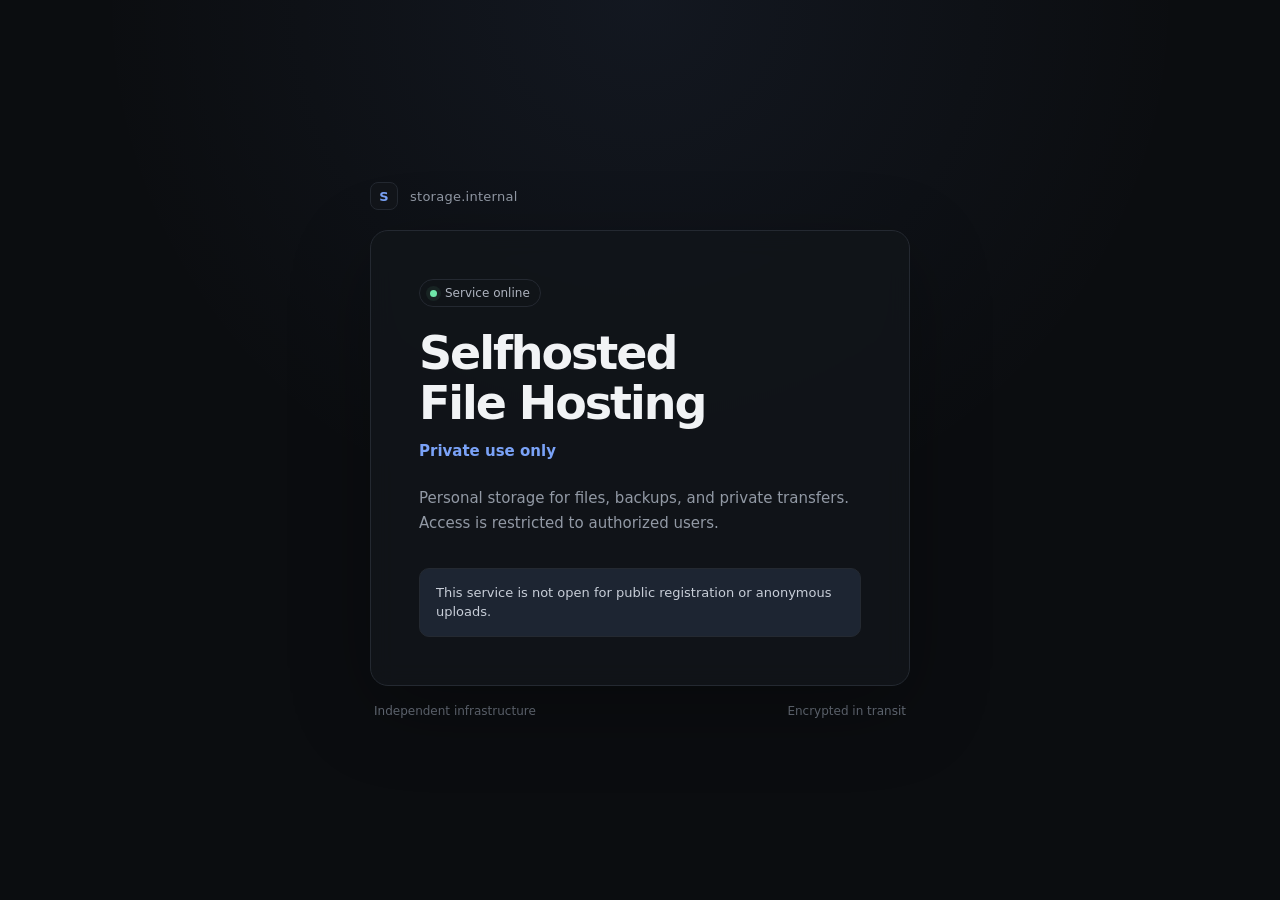
<file: deploy/index.html>
<!doctype html>
<html lang="en">
<head>
  <meta charset="utf-8">
  <meta name="viewport" content="width=device-width, initial-scale=1">
  <meta name="description" content="A private, self-hosted file storage service.">
  <meta name="robots" content="noindex, nofollow">
  <title>Selfhosted File Hosting</title>
  <style>
    :root {
      color-scheme: dark;
      --bg: #0b0d10;
      --panel: #12151a;
      --line: #242931;
      --text: #f1f3f5;
      --muted: #9299a5;
      --accent: #7aa2f7;
      --accent-soft: rgba(122, 162, 247, 0.12);
    }

    * { box-sizing: border-box; }

    body {
      margin: 0;
      min-height: 100vh;
      display: grid;
      place-items: center;
      padding: 24px;
      background:
        radial-gradient(circle at 50% 0%, rgba(122, 162, 247, 0.07), transparent 34rem),
        var(--bg);
      color: var(--text);
      font-family: Inter, ui-sans-serif, system-ui, -apple-system, BlinkMacSystemFont, "Segoe UI", sans-serif;
    }

    main {
      width: min(100%, 540px);
    }

    .brand {
      display: flex;
      align-items: center;
      gap: 12px;
      margin-bottom: 20px;
      color: var(--muted);
      font-size: 13px;
      letter-spacing: 0.02em;
    }

    .mark {
      width: 28px;
      height: 28px;
      display: grid;
      place-items: center;
      border: 1px solid var(--line);
      border-radius: 8px;
      background: var(--panel);
      color: var(--accent);
      font-weight: 700;
    }

    .card {
      padding: clamp(28px, 7vw, 48px);
      border: 1px solid var(--line);
      border-radius: 18px;
      background: rgba(18, 21, 26, 0.88);
      box-shadow: 0 24px 80px rgba(0, 0, 0, 0.28);
      backdrop-filter: blur(12px);
    }

    .status {
      display: inline-flex;
      align-items: center;
      gap: 8px;
      margin-bottom: 22px;
      padding: 6px 10px;
      border: 1px solid var(--line);
      border-radius: 999px;
      color: #aeb4bf;
      font-size: 12px;
    }

    .status::before {
      content: "";
      width: 7px;
      height: 7px;
      border-radius: 50%;
      background: #6ee7a8;
      box-shadow: 0 0 0 4px rgba(110, 231, 168, 0.08);
    }

    h1 {
      margin: 0;
      font-size: clamp(32px, 8vw, 46px);
      line-height: 1.08;
      letter-spacing: -0.045em;
    }

    .subtitle {
      margin: 14px 0 0;
      color: var(--accent);
      font-size: 15px;
      font-weight: 600;
    }

    .description {
      margin: 26px 0 0;
      color: var(--muted);
      font-size: 15px;
      line-height: 1.65;
    }

    .notice {
      margin-top: 32px;
      padding: 14px 16px;
      border: 1px solid var(--line);
      border-radius: 10px;
      background: var(--accent-soft);
      color: #c8ced8;
      font-size: 13px;
      line-height: 1.5;
    }

    footer {
      display: flex;
      justify-content: space-between;
      gap: 16px;
      padding: 18px 4px 0;
      color: #666d78;
      font-size: 12px;
    }

    @media (max-width: 480px) {
      body { padding: 18px; }
      footer { flex-direction: column; gap: 5px; }
    }
  </style>
</head>
<body>
  <main>
    <div class="brand">
      <span class="mark" aria-hidden="true">S</span>
      <span>storage.internal</span>
    </div>

    <section class="card" aria-labelledby="page-title">
      <div class="status">Service online</div>
      <h1 id="page-title">Selfhosted<br>File Hosting</h1>
      <p class="subtitle">Private use only</p>
      <p class="description">
        Personal storage for files, backups, and private transfers.
        Access is restricted to authorized users.
      </p>
      <div class="notice">
        This service is not open for public registration or anonymous uploads.
      </div>
    </section>

    <footer>
      <span>Independent infrastructure</span>
      <span>Encrypted in transit</span>
    </footer>
  </main>
</body>
</html>
</file>
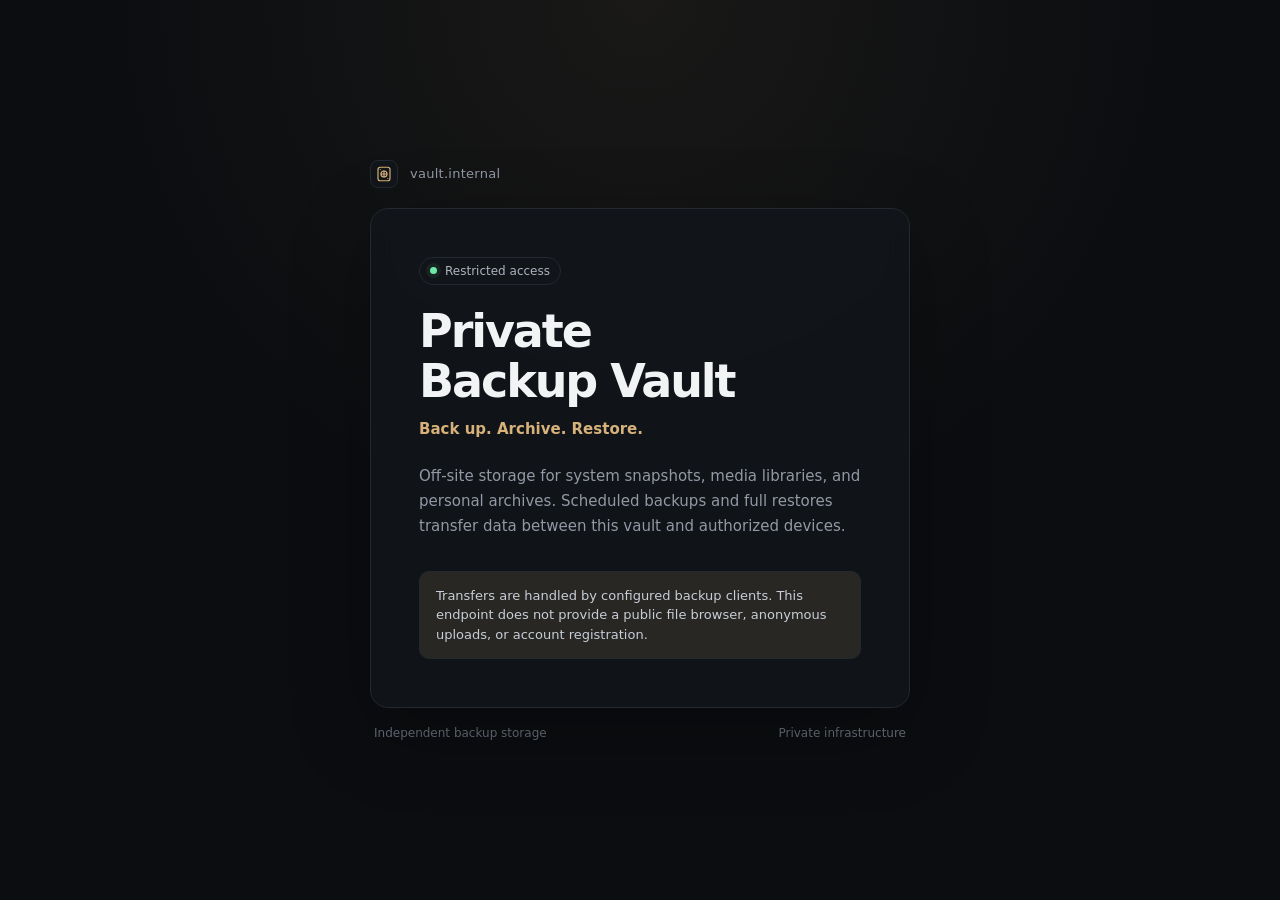
<file: deploy/templates/backup-vault.html>
<!doctype html>
<html lang="en">
<head>
  <meta charset="utf-8">
  <meta name="viewport" content="width=device-width, initial-scale=1">
  <meta name="description" content="Private backup storage for system snapshots, file archives, and recovery.">
  <meta name="robots" content="noindex, nofollow">
  <title>Private Backup Vault</title>
  <style>
    :root {
      color-scheme: dark;
      --bg: #0b0d10;
      --panel: #12151a;
      --line: #242931;
      --text: #f1f3f5;
      --muted: #9299a5;
      --accent: #d6b27a;
      --accent-soft: rgba(214, 178, 122, 0.12);
    }

    * { box-sizing: border-box; }

    body {
      margin: 0;
      min-height: 100vh;
      display: grid;
      place-items: center;
      padding: 24px;
      background:
        radial-gradient(circle at 50% 0%, rgba(214, 178, 122, 0.07), transparent 34rem),
        var(--bg);
      color: var(--text);
      font-family: Inter, ui-sans-serif, system-ui, -apple-system, BlinkMacSystemFont, "Segoe UI", sans-serif;
    }

    main {
      width: min(100%, 540px);
    }

    .brand {
      display: flex;
      align-items: center;
      gap: 12px;
      margin-bottom: 20px;
      color: var(--muted);
      font-size: 13px;
      letter-spacing: 0.02em;
    }

    .mark {
      width: 28px;
      height: 28px;
      display: grid;
      place-items: center;
      border: 1px solid var(--line);
      border-radius: 8px;
      background: var(--panel);
      color: var(--accent);
      font-weight: 700;
    }

    .card {
      padding: clamp(28px, 7vw, 48px);
      border: 1px solid var(--line);
      border-radius: 18px;
      background: rgba(18, 21, 26, 0.88);
      box-shadow: 0 24px 80px rgba(0, 0, 0, 0.28);
      backdrop-filter: blur(12px);
    }

    .status {
      display: inline-flex;
      align-items: center;
      gap: 8px;
      margin-bottom: 22px;
      padding: 6px 10px;
      border: 1px solid var(--line);
      border-radius: 999px;
      color: #aeb4bf;
      font-size: 12px;
    }

    .status::before {
      content: "";
      width: 7px;
      height: 7px;
      border-radius: 50%;
      background: #6ee7a8;
      box-shadow: 0 0 0 4px rgba(110, 231, 168, 0.08);
    }

    h1 {
      margin: 0;
      font-size: clamp(32px, 8vw, 46px);
      line-height: 1.08;
      letter-spacing: -0.045em;
    }

    .subtitle {
      margin: 14px 0 0;
      color: var(--accent);
      font-size: 15px;
      font-weight: 600;
    }

    .description {
      margin: 26px 0 0;
      color: var(--muted);
      font-size: 15px;
      line-height: 1.65;
    }

    .notice {
      margin-top: 32px;
      padding: 14px 16px;
      border: 1px solid var(--line);
      border-radius: 10px;
      background: var(--accent-soft);
      color: #c8ced8;
      font-size: 13px;
      line-height: 1.5;
    }

    footer {
      display: flex;
      justify-content: space-between;
      gap: 16px;
      padding: 18px 4px 0;
      color: #666d78;
      font-size: 12px;
    }

    @media (max-width: 480px) {
      body { padding: 18px; }
      footer { flex-direction: column; gap: 5px; }
    }
  </style>
</head>
<body>
  <main>
    <div class="brand">
      <span class="mark" aria-hidden="true">
        <svg width="18" height="18" viewBox="0 0 24 24" fill="none" stroke="currentColor" stroke-width="1.6" stroke-linecap="round" stroke-linejoin="round">
          <rect x="4" y="3" width="16" height="18" rx="3"/>
          <circle cx="12" cy="12" r="4"/>
          <path d="M12 8v8m-4-4h8M7 6h.01M17 18h.01"/>
        </svg>
      </span>
      <span>vault.internal</span>
    </div>

    <section class="card" aria-labelledby="page-title">
      <div class="status">Restricted access</div>
      <h1 id="page-title">Private<br>Backup Vault</h1>
      <p class="subtitle">Back up. Archive. Restore.</p>
      <p class="description">
        Off-site storage for system snapshots, media libraries, and personal archives.
        Scheduled backups and full restores transfer data between this vault
        and authorized devices.
      </p>
      <div class="notice">
        Transfers are handled by configured backup clients.
        This endpoint does not provide a public file browser,
        anonymous uploads, or account registration.
      </div>
    </section>

    <footer>
      <span>Independent backup storage</span>
      <span>Private infrastructure</span>
    </footer>
  </main>
</body>
</html>
</file>
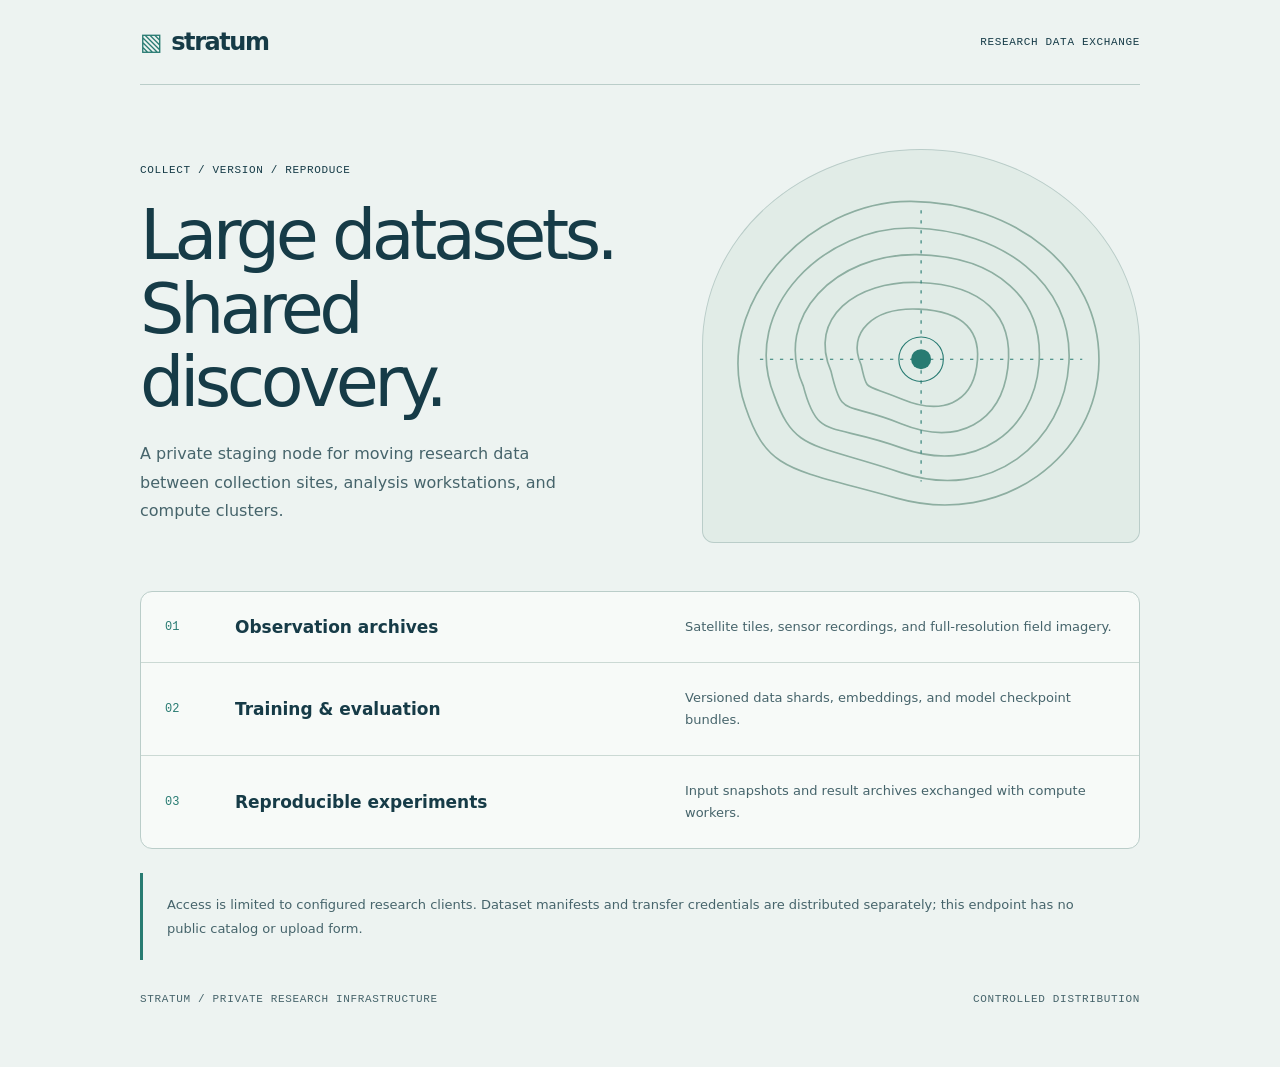
<file: deploy/templates/dataset-hub.html>
<!doctype html>
<html lang="en">
<head>
  <meta charset="utf-8">
  <meta name="viewport" content="width=device-width, initial-scale=1">
  <meta name="robots" content="noindex, nofollow">
  <meta name="description" content="Controlled exchange of research datasets, model checkpoints, and reproducible experiment archives.">
  <title>Stratum — Research Data Exchange</title>
  <style>

    :root { color-scheme: light; font-family: system-ui, sans-serif; color: #163b47; background: #edf3f1; }
    * { box-sizing: border-box; } body { margin: 0; }
    .shell { max-width: 1120px; margin: auto; padding: 28px clamp(20px, 5vw, 60px); }
    header { display: flex; justify-content: space-between; gap: 18px; align-items: center; padding-bottom: 28px; border-bottom: 1px solid #bacdc9; }
    .brand { font-size: 24px; font-weight: 750; letter-spacing: -.06em; } .brand span { color: #287b72; margin-right: 10px; }
    .mono { font: 11px/1.7 ui-monospace, monospace; letter-spacing: .06em; text-transform: uppercase; }
    .hero { display: grid; grid-template-columns: 1.2fr 1fr; align-items: center; gap: 36px; padding: 64px 0 48px; }
    h1 { font-size: clamp(44px, 6vw, 70px); font-weight: 500; letter-spacing: -.065em; line-height: 1.05; margin: 20px 0; }
    .intro { font-size: 16px; line-height: 1.8; color: #46646b; max-width: 460px; }
    .map { margin: 0; padding: 18px; border: 1px solid #bacdc9; background: #e1ece7; border-radius: 50% 50% 12px 12px; }
    .map svg { display: block; width: 100%; height: auto; }
    .catalog { border: 1px solid #bacdc9; border-radius: 12px; overflow: hidden; background: #f7faf8; }
    .row { display: grid; grid-template-columns: 50px 1fr 1fr; gap: 20px; align-items: center; padding: 24px; }
    .row + .row { border-top: 1px solid #cbd9d4; } .index { color: #287b72; font: 12px ui-monospace, monospace; }
    h2 { margin: 0; font-size: 17px; font-weight: 600; } .row p { margin: 0; font-size: 13px; line-height: 1.7; color: #46646b; }
    aside { margin-top: 24px; padding: 20px 24px; border-left: 3px solid #287b72; font-size: 13px; line-height: 1.8; color: #46646b; }
    footer { display: flex; justify-content: space-between; gap: 18px; padding: 30px 0; color: #46646b; }
    @media(max-width: 680px) { .hero { grid-template-columns: 1fr; padding-top: 36px; } .map { max-width: 360px; width: 100%; justify-self: center; } .row { grid-template-columns: 28px 1fr; gap: 12px; padding: 20px; } .row p { grid-column: 2; } header, footer { flex-wrap: wrap; } }

  </style>
</head>
<body>
  <main class="shell">
    <header><div class="brand"><span aria-hidden="true">▧</span>stratum</div><span class="mono">Research data exchange</span></header>
    <section class="hero" aria-labelledby="title"><div><p class="mono">Collect / version / reproduce</p><h1 id="title">Large datasets.<br>Shared discovery.</h1><p class="intro">A private staging node for moving research data between collection sites, analysis workstations, and compute clusters.</p></div>
      <figure class="map"><svg viewBox="0 0 360 320" role="img" aria-label="Topographic contour illustration representing layered research data"><g fill="none" stroke="#8daea1" stroke-width="1.5"><path d="M22 215C-10 124 78 29 171 30s170 60 169 144-86 150-182 123S42 274 22 215Z"/><path d="M48 205C16 126 94 52 173 54s144 49 140 121-70 126-151 99S66 255 48 205Z"/><path d="M74 196C46 133 104 77 176 78s115 40 110 99-57 99-123 75-76-6-89-56Z"/><path d="M99 183c-21-48 22-82 79-80s86 29 80 77-44 71-96 50-53-4-63-47Z"/><path d="M126 177c-13-29 11-52 52-50s57 20 52 52-31 44-67 29-31-6-37-31Z"/></g><path d="M180 38v244M35 172h290" stroke="#287b72" stroke-dasharray="3 6"/><circle cx="180" cy="172" r="9" fill="#287b72"/><circle cx="180" cy="172" r="20" fill="none" stroke="#287b72"/></svg></figure>
    </section>
    <section class="catalog" aria-label="Data collections">
      <article class="row"><span class="index">01</span><h2>Observation archives</h2><p>Satellite tiles, sensor recordings, and full-resolution field imagery.</p></article>
      <article class="row"><span class="index">02</span><h2>Training &amp; evaluation</h2><p>Versioned data shards, embeddings, and model checkpoint bundles.</p></article>
      <article class="row"><span class="index">03</span><h2>Reproducible experiments</h2><p>Input snapshots and result archives exchanged with compute workers.</p></article>
    </section>
    <aside>Access is limited to configured research clients. Dataset manifests and transfer credentials are distributed separately; this endpoint has no public catalog or upload form.</aside>
    <footer class="mono"><span>Stratum / Private research infrastructure</span><span>Controlled distribution</span></footer>
  </main>
</body>
</html>
</file>
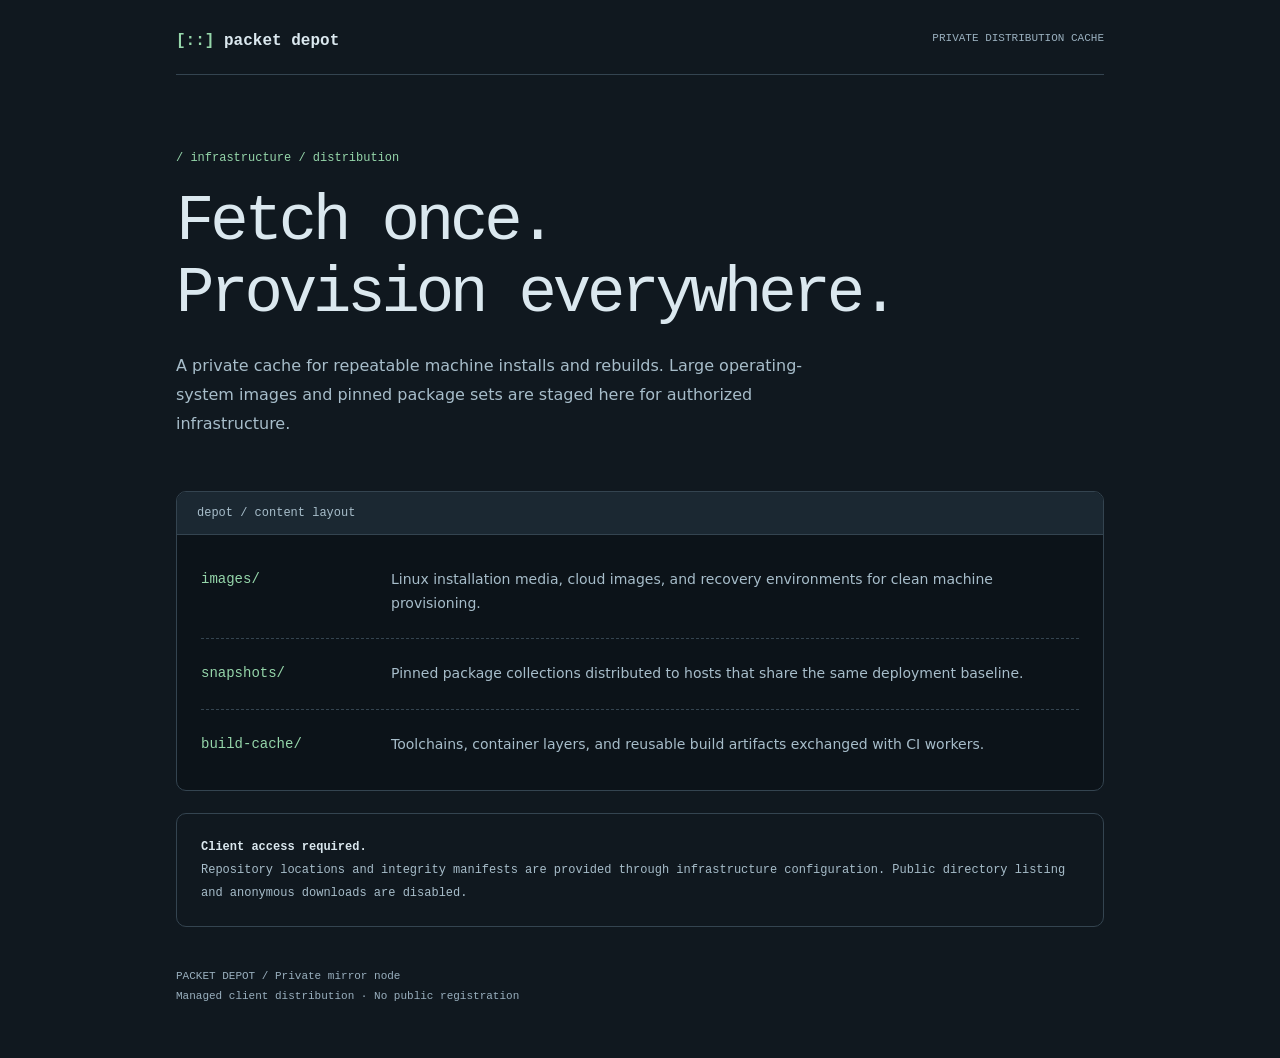
<file: deploy/templates/linux-mirror.html>
<!doctype html>
<html lang="en">
<head>
  <meta charset="utf-8">
  <meta name="viewport" content="width=device-width, initial-scale=1">
  <meta name="robots" content="noindex, nofollow">
  <meta name="description" content="Private distribution cache for Linux images, package snapshots, and build environments.">
  <title>Packet Depot — Linux Image Cache</title>
  <style>

    :root { color-scheme: dark; font-family: ui-monospace, SFMono-Regular, Consolas, monospace; background: #10181f; color: #dbe8ef; }
    * { box-sizing: border-box; } body { margin: 0; }
    main { max-width: 1040px; margin: auto; padding: 32px clamp(18px, 5vw, 56px); }
    header { display: flex; justify-content: space-between; flex-wrap: wrap; gap: 18px; padding-bottom: 24px; border-bottom: 1px solid #344450; }
    .brand { font-size: 16px; font-weight: bold; } .brand span { color: #95d6aa; } .label { font-size: 11px; color: #9ab0bf; }
    .hero { padding: 64px 0 36px; } .eyebrow { color: #95d6aa; font-size: 12px; }
    h1 { font-size: clamp(34px, 6vw, 64px); letter-spacing: -.065em; line-height: 1.12; margin: 22px 0; font-weight: 500; }
    .intro { font: 16px/1.8 system-ui, sans-serif; color: #a7bdca; max-width: 650px; }
    .terminal { border: 1px solid #344450; border-radius: 10px; overflow: hidden; background: #0c1319; }
    .bar { background: #1b2832; border-bottom: 1px solid #344450; padding: 14px 20px; color: #a7bdca; font-size: 12px; }
    .paths { padding: 10px 24px; } article { display: grid; grid-template-columns: 170px 1fr; gap: 20px; padding: 23px 0; } article + article { border-top: 1px dashed #344450; }
    h2 { color: #95d6aa; font-size: 14px; margin: 0; line-height: 1.7; font-weight: 500; } article p { margin: 0; font: 14px/1.7 system-ui, sans-serif; color: #a7bdca; }
    .policy { border: 1px solid #344450; border-radius: 10px; padding: 22px 24px; margin: 22px 0; font-size: 12px; line-height: 1.9; color: #a7bdca; }
    .policy strong { color: #dbe8ef; } footer { padding: 18px 0; color: #9ab0bf; font-size: 11px; line-height: 1.8; }
    @media(max-width: 600px) { .hero { padding-top: 36px; } article { grid-template-columns: 1fr; gap: 8px; } .paths { padding-inline: 18px; } }

  </style>
</head>
<body>
  <main>
    <header><div class="brand"><span aria-hidden="true">[::]</span> packet depot</div><span class="label">PRIVATE DISTRIBUTION CACHE</span></header>
    <section class="hero" aria-labelledby="title"><p class="eyebrow">/ infrastructure / distribution</p><h1 id="title">Fetch once.<br>Provision everywhere.</h1><p class="intro">A private cache for repeatable machine installs and rebuilds. Large operating-system images and pinned package sets are staged here for authorized infrastructure.</p></section>
    <section class="terminal" aria-label="Cache content types"><div class="bar">depot / content layout</div><div class="paths">
      <article><h2>images/</h2><p>Linux installation media, cloud images, and recovery environments for clean machine provisioning.</p></article>
      <article><h2>snapshots/</h2><p>Pinned package collections distributed to hosts that share the same deployment baseline.</p></article>
      <article><h2>build-cache/</h2><p>Toolchains, container layers, and reusable build artifacts exchanged with CI workers.</p></article>
    </div></section>
    <aside class="policy"><strong>Client access required.</strong><br>Repository locations and integrity manifests are provided through infrastructure configuration. Public directory listing and anonymous downloads are disabled.</aside>
    <footer>PACKET DEPOT / Private mirror node<br>Managed client distribution · No public registration</footer>
  </main>
</body>
</html>
</file>
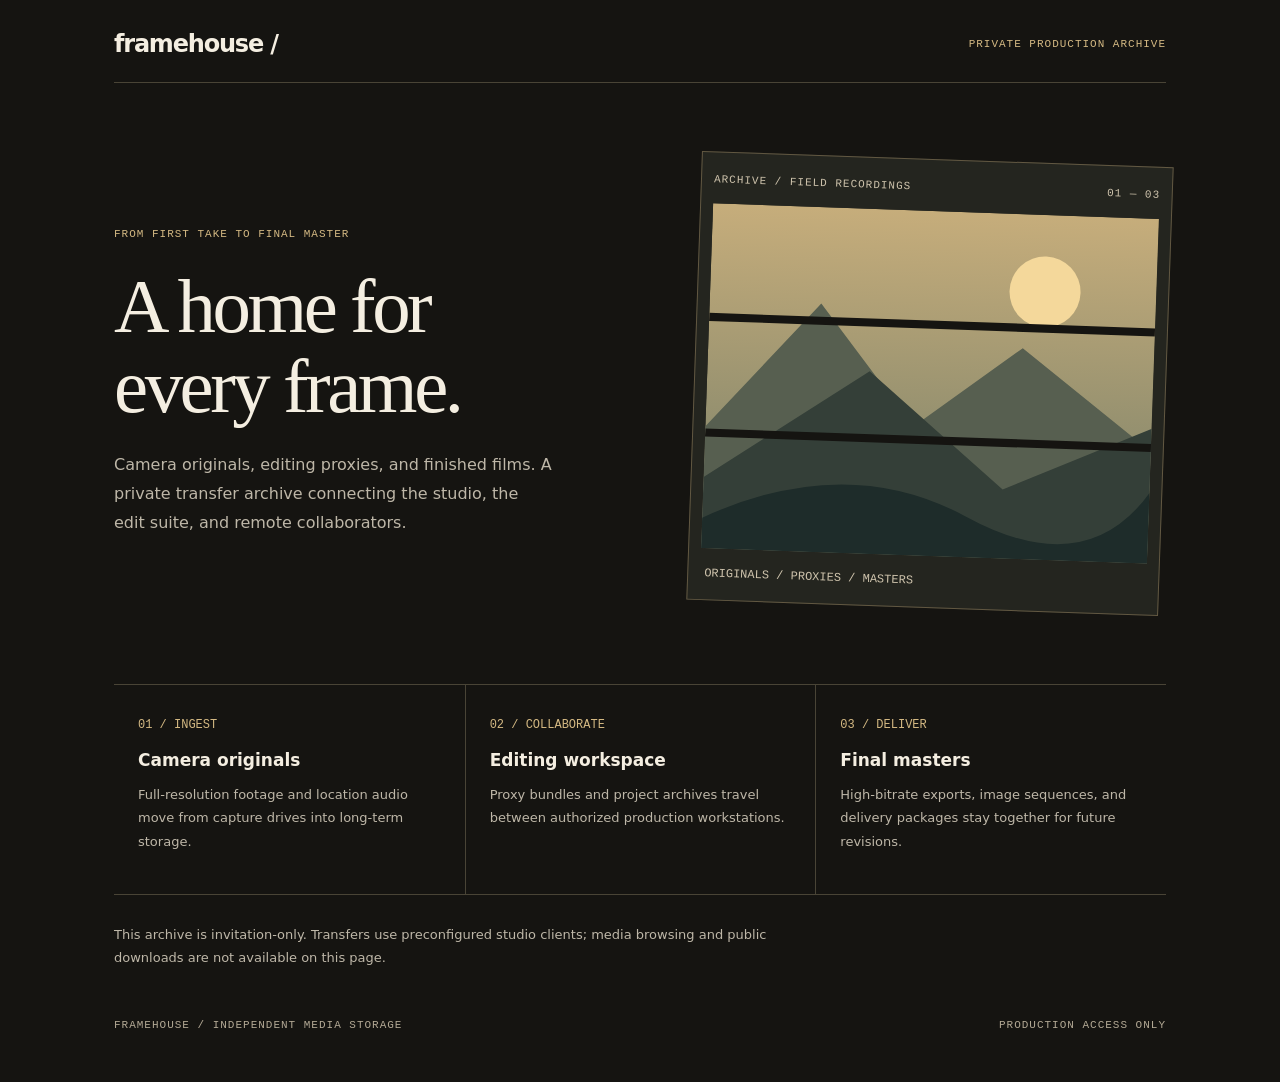
<file: deploy/templates/media-archive.html>
<!doctype html>
<html lang="en">
<head>
  <meta charset="utf-8">
  <meta name="viewport" content="width=device-width, initial-scale=1">
  <meta name="robots" content="noindex, nofollow">
  <meta name="description" content="Private media storage for camera originals, editing proxies, and production deliveries.">
  <title>Framehouse — Private Media Archive</title>
  <style>

    :root { color-scheme: dark; background: #151411; color: #f4eee1; font-family: system-ui, sans-serif; }
    * { box-sizing: border-box; }
    body { margin: 0; }
    .shell { max-width: 1180px; margin: auto; padding: 30px clamp(20px, 5vw, 64px); }
    header, footer { display: flex; justify-content: space-between; align-items: center; gap: 20px; }
    header { padding-bottom: 24px; border-bottom: 1px solid #494436; }
    .brand { font-weight: 800; font-size: 24px; letter-spacing: -.05em; }
    .tag, .eyebrow, .strip, footer { font: 11px/1.7 ui-monospace, monospace; letter-spacing: .09em; text-transform: uppercase; }
    .tag { color: #d4b983; }
    .hero { display: grid; grid-template-columns: 1.1fr 1fr; gap: 60px; align-items: center; padding: 76px 0; }
    .eyebrow { color: #d4b983; }
    h1 { font: 400 clamp(48px, 6vw, 78px)/1.04 Georgia, serif; letter-spacing: -.045em; margin: 24px 0; }
    .intro { color: #beb7a8; font-size: 16px; line-height: 1.8; max-width: 440px; }
    .reel { border: 1px solid #625842; background: #24251f; margin: 0; padding: 12px; transform: rotate(2deg); }
    .strip { color: #cfc4ad; display: flex; justify-content: space-between; padding: 6px 0 14px; }
    .reel svg { width: 100%; height: auto; display: block; }
    figcaption { font: 12px/1.6 ui-monospace, monospace; padding: 16px 4px 4px; color: #cfc4ad; }
    .collections { display: grid; grid-template-columns: repeat(3, 1fr); border-block: 1px solid #494436; }
    article { padding: 28px 24px; }
    article + article { border-left: 1px solid #494436; }
    article span { color: #d4b983; font: 12px ui-monospace, monospace; }
    h2 { font-size: 17px; margin: 18px 0 12px; }
    article p, .notice { font-size: 13px; color: #beb7a8; line-height: 1.8; }
    .notice { max-width: 700px; margin: 28px 0; }
    footer { color: #b3a995; padding: 18px 0; }
    @media(max-width: 700px) { .hero { grid-template-columns: 1fr; gap: 32px; padding: 42px 0; } .reel { transform: none; } .collections { grid-template-columns: 1fr; } article + article { border-left: 0; border-top: 1px solid #494436; } header, footer { flex-wrap: wrap; } }

  </style>
</head>
<body>
  <main class="shell">
    <header><div class="brand">framehouse /</div><span class="tag">Private production archive</span></header>
    <section class="hero" aria-labelledby="title">
      <div><p class="eyebrow">From first take to final master</p><h1 id="title">A home for<br>every frame.</h1><p class="intro">Camera originals, editing proxies, and finished films. A private transfer archive connecting the studio, the edit suite, and remote collaborators.</p></div>
      <figure class="reel"><div class="strip"><span>Archive / field recordings</span><span>01 — 03</span></div>
        <svg viewBox="0 0 440 340" role="img" aria-label="Illustrated mountain landscape in three cinematic frames"><defs><linearGradient id="sky" x2="0" y2="1"><stop stop-color="#c6ad7b"/><stop offset="1" stop-color="#777f68"/></linearGradient></defs><rect width="440" height="340" fill="url(#sky)"/><circle cx="330" cy="76" r="35" fill="#f4d89b"/><path d="M0 220 110 95 205 213 310 132 440 230V340H0" fill="#575f50"/><path d="m0 270 160-110 135 112 145-65v133H0" fill="#343f38"/><path d="M0 310q140-70 260-10t180-30v70H0" fill="#1e2c2a"/><path d="M0 112h440M0 226h440" stroke="#151411" stroke-width="8"/></svg>
        <figcaption>ORIGINALS / PROXIES / MASTERS</figcaption>
      </figure>
    </section>
    <section class="collections" aria-label="Archive collections">
      <article><span>01 / INGEST</span><h2>Camera originals</h2><p>Full-resolution footage and location audio move from capture drives into long-term storage.</p></article>
      <article><span>02 / COLLABORATE</span><h2>Editing workspace</h2><p>Proxy bundles and project archives travel between authorized production workstations.</p></article>
      <article><span>03 / DELIVER</span><h2>Final masters</h2><p>High-bitrate exports, image sequences, and delivery packages stay together for future revisions.</p></article>
    </section>
    <p class="notice">This archive is invitation-only. Transfers use preconfigured studio clients; media browsing and public downloads are not available on this page.</p>
    <footer><span>Framehouse / Independent media storage</span><span>Production access only</span></footer>
  </main>
</body>
</html>
</file>
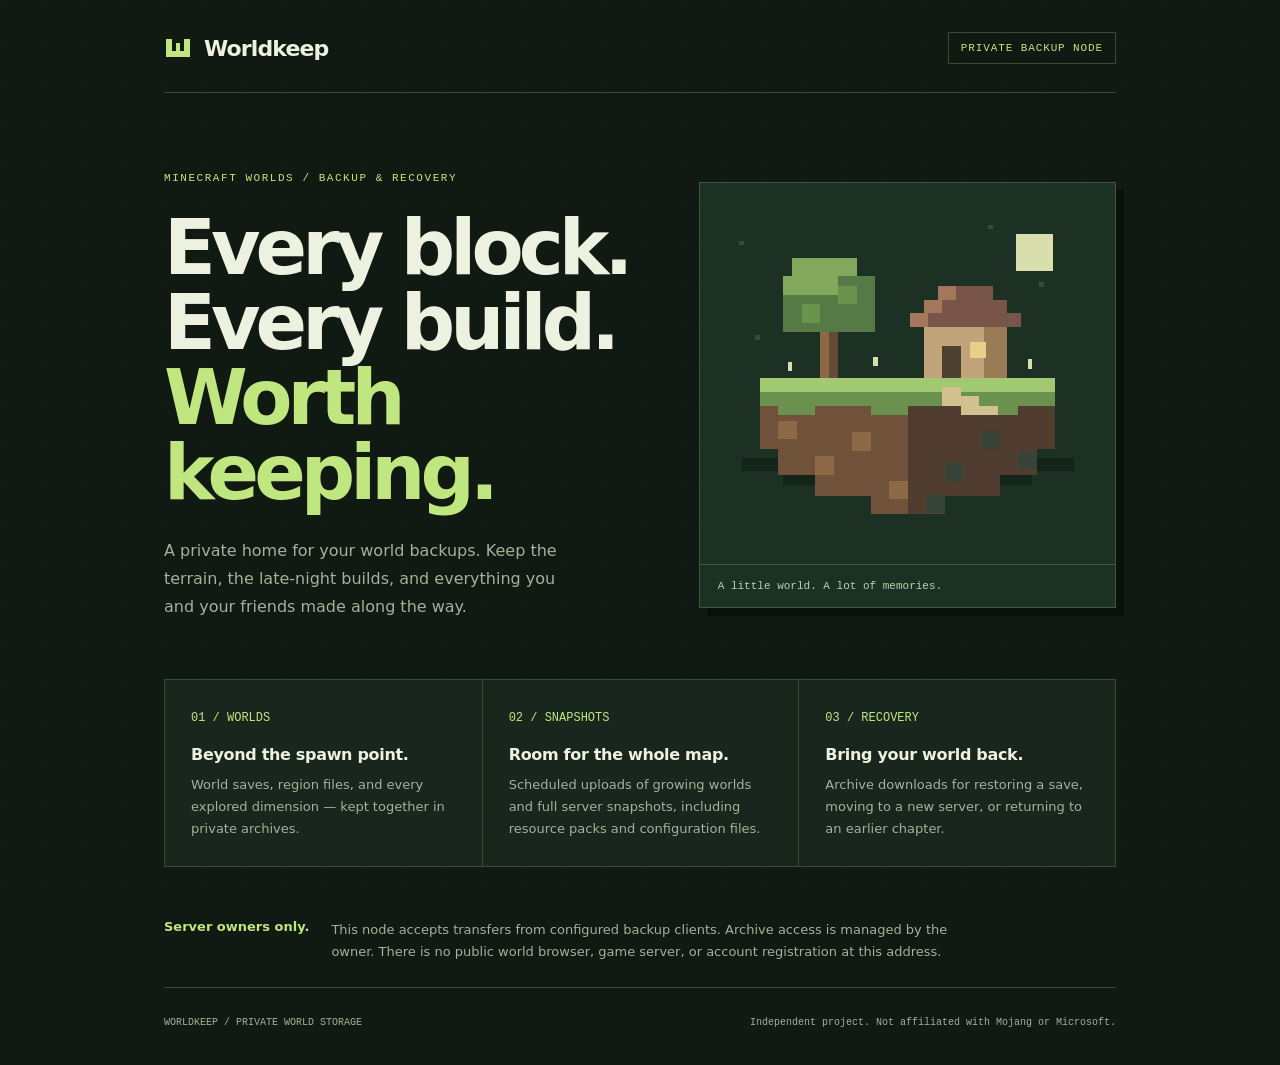
<file: deploy/templates/minecraft-worlds.html>
<!doctype html>
<html lang="en">
<head>
  <meta charset="utf-8">
  <meta name="viewport" content="width=device-width, initial-scale=1">
  <meta name="description" content="Private backup storage for Minecraft worlds, builds, and server archives.">
  <meta name="robots" content="noindex, nofollow">
  <meta name="theme-color" content="#17241c">
  <title>Worldkeep — Minecraft World Backups</title>
  <style>
    :root { color-scheme: dark; --bg: #101912; --panel: #19261d; --line: #354a37; --text: #edf1df; --muted: #a3b29a; --green: #c0e680; }
    * { box-sizing: border-box; }
    body { margin: 0; min-height: 100vh; background: var(--bg); color: var(--text); font-family: ui-sans-serif, system-ui, -apple-system, BlinkMacSystemFont, "Segoe UI", sans-serif; }
    body::before { content: ""; position: fixed; inset: 0; pointer-events: none; background-image: linear-gradient(#abc08b05 1px, transparent 1px), linear-gradient(90deg, #abc08b05 1px, transparent 1px); background-size: 40px 40px; }
    .shell { position: relative; width: min(1080px, 100%); margin: auto; padding: 32px clamp(22px, 5vw, 64px); }
    header { display: flex; align-items: center; justify-content: space-between; gap: 20px; padding-bottom: 28px; border-bottom: 1px solid var(--line); }
    .brand { display: flex; align-items: center; gap: 12px; font-weight: 800; letter-spacing: -.04em; font-size: 22px; }
    .brand svg { color: var(--green); flex-shrink: 0; }
    .label, .eyebrow, .number, footer { font-family: ui-monospace, SFMono-Regular, Consolas, monospace; }
    .label { font-size: 11px; letter-spacing: .08em; color: var(--green); border: 1px solid var(--line); padding: 9px 12px; white-space: nowrap; }
    .hero { display: grid; grid-template-columns: 1.2fr 1fr; align-items: center; gap: 34px; padding: 76px 0 58px; }
    .eyebrow { margin: 0 0 22px; font-size: 11px; line-height: 1.7; color: var(--green); letter-spacing: .14em; text-transform: uppercase; }
    h1 { font-size: clamp(44px, 6.7vw, 76px); line-height: .99; letter-spacing: -.065em; margin: 0; font-weight: 850; }
    h1 span { color: var(--green); }
    .intro { max-width: 420px; margin: 26px 0 0; font-size: 16px; line-height: 1.75; color: var(--muted); }
    .scene { margin: 0; background: #1d3024; border: 1px solid #3f5740; box-shadow: 8px 8px 0 #090f0b; }
    .scene svg { display: block; width: 100%; height: auto; }
    figcaption { border-top: 1px solid #3f5740; padding: 15px 18px; font-family: ui-monospace, SFMono-Regular, Consolas, monospace; font-size: 11px; color: #bed0ac; }
    .features { display: grid; grid-template-columns: repeat(3, 1fr); border: 1px solid var(--line); background: var(--panel); }
    .feature { padding: 26px; }
    .feature + .feature { border-left: 1px solid var(--line); }
    .number { color: var(--green); font-size: 12px; }
    h2 { font-size: 16px; margin: 20px 0 10px; letter-spacing: -.02em; }
    .feature p { color: var(--muted); font-size: 13px; line-height: 1.7; margin: 0; }
    .notice { display: flex; gap: 22px; margin-top: 28px; padding: 24px 0; border-bottom: 1px solid var(--line); }
    .notice strong { font-size: 13px; flex-shrink: 0; color: var(--green); }
    .notice p { color: var(--muted); font-size: 13px; line-height: 1.7; margin: 0; max-width: 640px; }
    footer { display: flex; justify-content: space-between; gap: 20px; color: #a3b29a; font-size: 10px; line-height: 1.8; padding: 26px 0 0; }
    @media (max-width: 720px) { .hero { grid-template-columns: 1fr; padding: 46px 0 34px; } .intro { max-width: 100%; } .scene { max-width: 420px; width: 100%; } .features { grid-template-columns: 1fr; } .feature + .feature { border-left: 0; border-top: 1px solid var(--line); } .feature { padding: 24px; } h2 { margin-top: 12px; } .notice { flex-direction: column; gap: 10px; } footer { flex-direction: column; gap: 6px; } }
    @media (max-width: 380px) { header { align-items: flex-start; flex-direction: column; gap: 16px; } }
  </style>
</head>
<body>
  <div class="shell">
    <header>
      <div class="brand">
        <svg width="28" height="28" viewBox="0 0 28 28" fill="currentColor" aria-hidden="true"><path d="M2 5h6v12h4V9h4v8h4V5h6v18H2z"/></svg>
        Worldkeep
      </div>
      <span class="label">PRIVATE BACKUP NODE</span>
    </header>
    <main>
      <section class="hero" aria-labelledby="title">
        <div>
          <p class="eyebrow">Minecraft worlds / backup &amp; recovery</p>
          <h1 id="title">Every block.<br>Every build.<br><span>Worth keeping.</span></h1>
          <p class="intro">A private home for your world backups. Keep the terrain, the late-night builds, and everything you and your friends made along the way.</p>
        </div>
        <figure class="scene">
          <svg viewBox="0 0 360 330" role="img" aria-labelledby="scene-title" shape-rendering="crispEdges">
            <title id="scene-title">Pixel landscape with a tree and a small house on a floating block of earth</title>
            <rect width="360" height="330" fill="#1d3024"/>
            <g fill="#344f38"><rect x="34" y="50" width="4" height="4"/><rect x="294" y="86" width="4" height="4"/><rect x="250" y="36" width="4" height="4"/><rect x="48" y="132" width="4" height="4"/></g>
            <rect x="274" y="44" width="32" height="32" fill="#d9dfac"/>
            <path d="M36 238h36v-12h216v12h36v12h-36v12H72v-12H36z" fill="#13251b"/>
            <path d="M52 177h256v54h-16v22h-32v18h-48v16h-64v-16h-48v-18H68v-22H52z" fill="#70523a"/>
            <path d="M180 177h128v54h-16v22h-32v18h-48v16h-32z" fill="#513d30"/>
            <g fill="#8d6945"><path d="M68 206h16v16H68zM100 237h16v16h-16zM132 216h16v16h-16zM164 258h16v16h-16z"/></g>
            <g fill="#394438"><path d="M212 242h16v16h-16zM244 215h16v16h-16zM196 270h16v16h-16zM276 232h16v16h-16z"/></g>
            <path d="M52 169h256v24h-32v8h-32v-8h-64v8h-32v-8h-48v8H68v-8H52z" fill="#6b914e"/>
            <path d="M52 169h256v12H52z" fill="#a2c972"/>
            <rect x="104" y="111" width="16" height="58" fill="#8d6945"/>
            <rect x="112" y="111" width="8" height="58" fill="#644b36"/>
            <path d="M80 65h56v16h16v48H72V81h8z" fill="#557a45"/>
            <path d="M80 65h56v16h-16v16H72V81h8z" fill="#83a75b"/>
            <path d="M88 105h16v16H88zM120 89h16v16h-16z" fill="#6a934e"/>
            <rect x="194" y="125" width="72" height="44" fill="#c1a47a"/>
            <rect x="246" y="125" width="20" height="44" fill="#997c56"/>
            <path d="M182 125v-12h12v-12h12V89h48v12h12v12h12v12z" fill="#795448"/>
            <path d="M182 125v-12h12v-12h12V89h16v12h-12v12h-12v12z" fill="#a4775c"/>
            <rect x="210" y="141" width="16" height="28" fill="#4d4134"/>
            <rect x="234" y="138" width="14" height="14" fill="#e8ce88"/>
            <path d="M210 177h16v8h16v8h16v8h-32v-8h-16z" fill="#d2c18e"/>
            <g fill="#d9dfac"><rect x="76" y="155" width="4" height="8"/><rect x="150" y="151" width="4" height="8"/><rect x="284" y="153" width="4" height="8"/></g>
          </svg>
          <figcaption>A little world. A lot of memories.</figcaption>
        </figure>
      </section>
      <section class="features" aria-label="Backup storage">
        <article class="feature"><span class="number">01 / WORLDS</span><h2>Beyond the spawn point.</h2><p>World saves, region files, and every explored dimension — kept together in private archives.</p></article>
        <article class="feature"><span class="number">02 / SNAPSHOTS</span><h2>Room for the whole map.</h2><p>Scheduled uploads of growing worlds and full server snapshots, including resource packs and configuration files.</p></article>
        <article class="feature"><span class="number">03 / RECOVERY</span><h2>Bring your world back.</h2><p>Archive downloads for restoring a save, moving to a new server, or returning to an earlier chapter.</p></article>
      </section>
      <aside class="notice"><strong>Server owners only.</strong><p>This node accepts transfers from configured backup clients. Archive access is managed by the owner. There is no public world browser, game server, or account registration at this address.</p></aside>
    </main>
    <footer><span>WORLDKEEP / PRIVATE WORLD STORAGE</span><span>Independent project. Not affiliated with Mojang or Microsoft.</span></footer>
  </div>
</body>
</html>
</file>
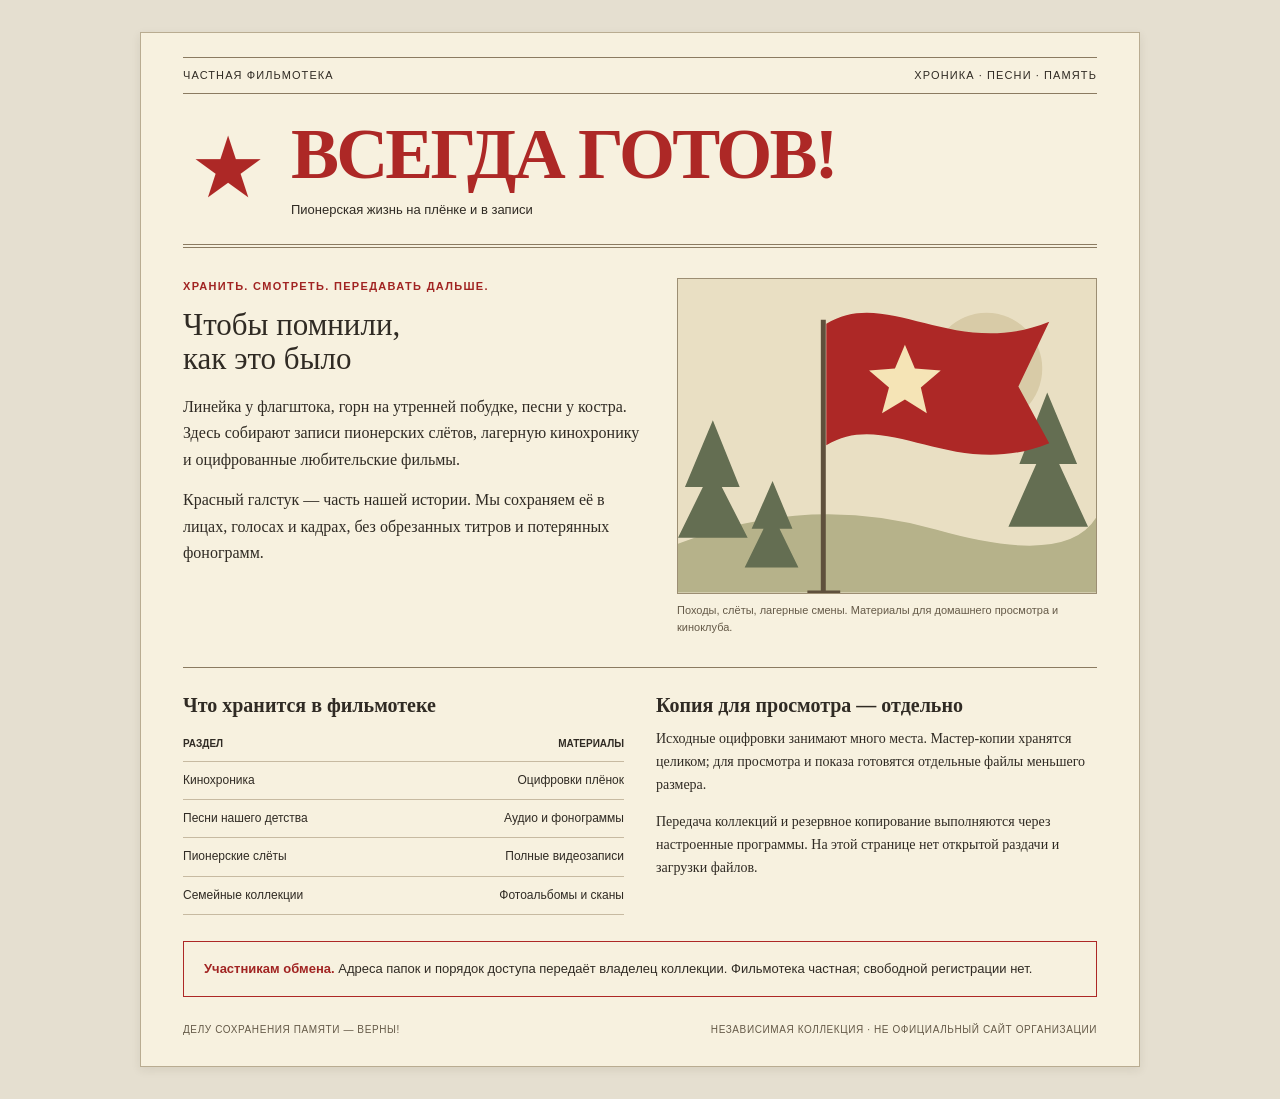
<file: deploy/templates/pioneer-archive.html>
<!doctype html>
<html lang="ru">
<head>
  <meta charset="utf-8">
  <meta name="viewport" content="width=device-width, initial-scale=1">
  <meta name="robots" content="noindex, nofollow">
  <meta name="description" content="Частная фильмотека пионерского движения: хроника, песни, записи слётов и материалы для киноклуба.">
  <title>Всегда готов! — Пионерская фильмотека</title>
  <style>

    :root { color-scheme: light; background: #e5dfd0; color: #302b24; font-family: Georgia, "Times New Roman", serif; }
    * { box-sizing: border-box; } body { margin: 0; }
    .sheet { max-width: 1000px; margin: 32px auto; background: #f7f1df; border: 1px solid #b9ac91; padding: 24px 42px 28px; box-shadow: 0 3px 9px #42361d18; }
    .masthead { display: flex; justify-content: space-between; gap: 20px; border-block: 1px solid #8b7b61; padding: 9px 0; font: 11px/1.5 Arial, sans-serif; letter-spacing: .1em; text-transform: uppercase; }
    .title { display: grid; grid-template-columns: 90px 1fr; align-items: center; gap: 18px; border-bottom: 4px double #8b7b61; padding: 24px 0; }
    .star { color: #ad2826; font-size: 85px; line-height: 1; text-align: center; }
    h1 { color: #ad2826; font-size: clamp(38px, 7vw, 72px); line-height: 1; text-transform: uppercase; letter-spacing: -.04em; margin: 0 0 10px; }
    .strap { margin: 0; font: 13px/1.6 Arial, sans-serif; }
    .lead { display: grid; grid-template-columns: 1.1fr 1fr; gap: 32px; padding: 30px 0; border-bottom: 1px solid #8b7b61; }
    .rubric { color: #a12422; font: bold 11px/1.6 Arial, sans-serif; letter-spacing: .12em; text-transform: uppercase; margin: 0 0 12px; }
    h2 { font-size: 31px; line-height: 1.1; margin: 0 0 18px; font-weight: normal; }
    p { font-size: 16px; line-height: 1.65; margin: 0 0 14px; }
    figure { margin: 0; align-self: start; } figure svg { display: block; width: 100%; height: auto; border: 1px solid #9c8e73; }
    figcaption { font: 11px/1.6 Arial, sans-serif; color: #655a48; padding: 8px 0 0; }
    .holdings { display: grid; grid-template-columns: 1fr 1fr; gap: 32px; padding: 26px 0; }
    h3 { font-size: 20px; margin: 0 0 10px; } .holdings p { font-size: 14px; }
    .inventory { width: 100%; border-collapse: collapse; font: 12px/1.6 Arial, sans-serif; } th, td { text-align: left; padding: 9px 0; border-bottom: 1px solid #c7baa1; } th { font-size: 10px; text-transform: uppercase; } td:last-child, th:last-child { text-align: right; padding-left: 12px; }
    .notice { border: 1px solid #ad2826; padding: 16px 20px; font: 13px/1.7 Arial, sans-serif; } .notice strong { color: #a12422; }
    footer { display: flex; justify-content: space-between; gap: 18px; margin-top: 24px; font: 10px/1.7 Arial, sans-serif; color: #655a48; text-transform: uppercase; letter-spacing: .06em; }
    @media(max-width: 680px) { .sheet { margin: 0; padding: 18px 20px 24px; border: 0; } .title { grid-template-columns: 48px 1fr; gap: 10px; } .star { font-size: 48px; } .lead, .holdings { grid-template-columns: 1fr; gap: 22px; } .masthead, footer { flex-wrap: wrap; gap: 6px; } }

  </style>
</head>
<body>
  <main class="sheet">
    <header>
      <div class="masthead"><span>Частная фильмотека</span><span>Хроника · Песни · Память</span></div>
      <div class="title"><span class="star" aria-hidden="true">★</span><div><h1>Всегда готов!</h1><p class="strap">Пионерская жизнь на плёнке и в записи</p></div></div>
    </header>
    <section class="lead" aria-labelledby="collection-title">
      <div><p class="rubric">Хранить. Смотреть. Передавать дальше.</p><h2 id="collection-title">Чтобы помнили,<br>как это было</h2><p>Линейка у флагштока, горн на утренней побудке, песни у костра. Здесь собирают записи пионерских слётов, лагерную кинохронику и оцифрованные любительские фильмы.</p><p>Красный галстук — часть нашей истории. Мы сохраняем её в лицах, голосах и кадрах, без обрезанных титров и потерянных фонограмм.</p></div>
      <figure><svg viewBox="0 0 420 315" role="img" aria-label="Плакат: алое знамя, пионерская звезда и силуэты сосен"><rect width="420" height="315" fill="#e9dfc3"/><circle cx="310" cy="90" r="56" fill="#d8cba7"/><path d="M0 266Q130 215 260 252T420 240V315H0" fill="#b6b28a"/><g fill="#646e52"><path d="m35 142-28 67h18L0 260h70l-26-51h18Zm336-28-28 72h17l-28 63h80l-29-63h18Z"/><path d="m95 203-21 48h12l-19 39h54l-19-39h13Z"/></g><path d="M146 41v274" stroke="#5f503c" stroke-width="5"/><path d="M149 45c62-38 128 37 224-2l-31 65 31 57c-96 39-162-36-224 2Z" fill="#ad2826"/><path d="m228 66 10 24 26 2-20 17 6 26-22-14-23 14 7-26-20-17 26-2Z" fill="#f5e4b6"/><path d="M130 315h33" stroke="#5f503c" stroke-width="4"/></svg><figcaption>Походы, слёты, лагерные смены. Материалы для домашнего просмотра и киноклуба.</figcaption></figure>
    </section>
    <section class="holdings" aria-label="Состав и порядок работы фильмотеки">
      <div><h3>Что хранится в фильмотеке</h3><table class="inventory"><thead><tr><th scope="col">Раздел</th><th scope="col">Материалы</th></tr></thead><tbody><tr><td>Кинохроника</td><td>Оцифровки плёнок</td></tr><tr><td>Песни нашего детства</td><td>Аудио и фонограммы</td></tr><tr><td>Пионерские слёты</td><td>Полные видеозаписи</td></tr><tr><td>Семейные коллекции</td><td>Фотоальбомы и сканы</td></tr></tbody></table></div>
      <div><h3>Копия для просмотра — отдельно</h3><p>Исходные оцифровки занимают много места. Мастер-копии хранятся целиком; для просмотра и показа готовятся отдельные файлы меньшего размера.</p><p>Передача коллекций и резервное копирование выполняются через настроенные программы. На этой странице нет открытой раздачи и загрузки файлов.</p></div>
    </section>
    <aside class="notice"><strong>Участникам обмена.</strong> Адреса папок и порядок доступа передаёт владелец коллекции. Фильмотека частная; свободной регистрации нет.</aside>
    <footer><span>Делу сохранения памяти — верны!</span><span>Независимая коллекция · Не официальный сайт организации</span></footer>
  </main>
</body>
</html>
</file>
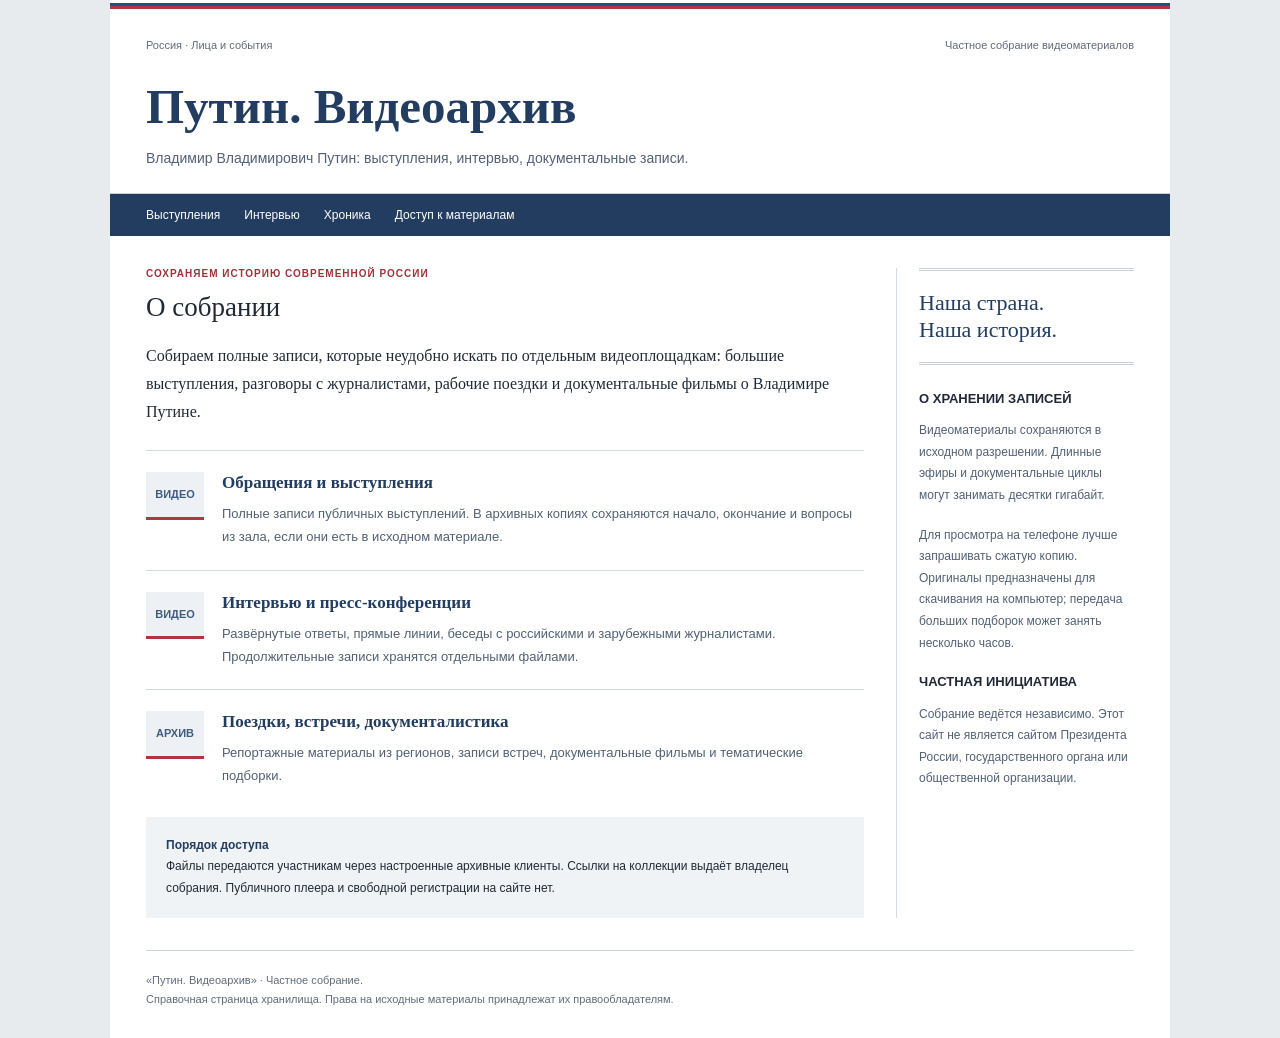
<file: deploy/templates/putin-video.html>
<!doctype html>
<html lang="ru">
<head>
  <meta charset="utf-8">
  <meta name="viewport" content="width=device-width, initial-scale=1">
  <meta name="robots" content="noindex, nofollow">
  <meta name="description" content="Частное собрание видеозаписей выступлений Владимира Путина, интервью и документальных материалов.">
  <title>Путин. Видеоархив — Частное собрание записей</title>
  <style>

    :root { color-scheme: light; background: #e8ebee; color: #202a36; font-family: Arial, Helvetica, sans-serif; }
    * { box-sizing: border-box; } body { margin: 0; }
    .tricolor { height: 9px; background: linear-gradient(to bottom, #fff 0 33.333%, #244e87 33.333% 66.666%, #b4353b 66.666%); }
    .page { width: min(1060px, 100%); margin: auto; background: #fff; min-height: 100vh; }
    header { padding: 28px 36px 22px; border-bottom: 1px solid #cbd2da; }
    .topline { display: flex; justify-content: space-between; gap: 18px; color: #606c7a; font-size: 11px; line-height: 1.6; }
    h1 { font: bold clamp(30px, 5vw, 49px)/1.15 Georgia, serif; color: #233d60; margin: 24px 0 12px; }
    .subtitle { font-size: 14px; line-height: 1.7; color: #526174; margin: 0; }
    nav { display: flex; flex-wrap: wrap; gap: 0; background: #233d60; padding: 0 24px; } nav a { color: #fff; padding: 14px 12px; font-size: 12px; text-decoration: none; } nav a:hover, nav a:focus-visible { background: #37577d; text-decoration: underline; }
    .content { display: grid; grid-template-columns: minmax(0, 1fr) 238px; gap: 32px; padding: 32px 36px; }
    .overline { color: #9d3439; font-size: 10px; letter-spacing: .1em; text-transform: uppercase; margin: 0 0 12px; font-weight: bold; }
    h2 { font: normal 27px/1.25 Georgia, serif; margin: 0 0 18px; }
    .intro { font: 16px/1.75 Georgia, serif; margin: 0 0 24px; }
    .category { display: grid; grid-template-columns: 58px 1fr; gap: 18px; border-top: 1px solid #d5dbe2; padding: 21px 0; scroll-margin-top: 20px; }
    .type { background: #edf1f5; color: #405b7c; align-self: start; text-align: center; padding: 14px 4px; font: bold 11px/1.5 Arial, sans-serif; border-bottom: 3px solid #b4353b; }
    h3 { font: bold 17px/1.35 Georgia, serif; color: #233d60; margin: 0 0 8px; }
    .category p { margin: 0; font-size: 13px; line-height: 1.75; color: #526174; }
    aside { border-left: 1px solid #d5dbe2; padding-left: 22px; } aside h2 { font: bold 13px/1.5 Arial, sans-serif; text-transform: uppercase; margin: 0 0 12px; } aside p { font-size: 12px; line-height: 1.8; color: #526174; margin: 0 0 18px; }
    .motto { font: 22px/1.25 Georgia, serif; color: #233d60; padding: 18px 0; border-block: 3px double #cbd2da; margin-bottom: 24px; }
    .access { background: #f0f3f6; padding: 18px 20px; margin-top: 8px; font-size: 12px; line-height: 1.8; } .access strong { color: #233d60; }
    footer { border-top: 1px solid #cbd2da; margin: 0 36px; padding: 20px 0 28px; font-size: 11px; line-height: 1.8; color: #606c7a; }
    @media(max-width: 720px) { header { padding: 22px 20px; } .content { grid-template-columns: 1fr; padding: 26px 20px; gap: 24px; } aside { padding: 22px 0 0; border-left: 0; border-top: 1px solid #d5dbe2; } nav { padding: 0 8px; } .topline { flex-wrap: wrap; gap: 4px; } footer { margin: 0 20px; } .category { grid-template-columns: 46px 1fr; gap: 12px; } }

  </style>
</head>
<body>
  <div class="page">
    <div class="tricolor" aria-hidden="true"></div>
    <header><div class="topline"><span>Россия · Лица и события</span><span>Частное собрание видеоматериалов</span></div><h1>Путин. Видеоархив</h1><p class="subtitle">Владимир Владимирович Путин: выступления, интервью, документальные записи.</p></header>
    <nav aria-label="Разделы архива"><a href="#speeches">Выступления</a><a href="#interviews">Интервью</a><a href="#chronicle">Хроника</a><a href="#access">Доступ к материалам</a></nav>
    <main class="content">
      <div><p class="overline">Сохраняем историю современной России</p><h2>О собрании</h2><p class="intro">Собираем полные записи, которые неудобно искать по отдельным видеоплощадкам: большие выступления, разговоры с журналистами, рабочие поездки и документальные фильмы о Владимире Путине.</p>
        <section class="category" id="speeches"><div class="type" aria-hidden="true">ВИДЕО</div><div><h3>Обращения и выступления</h3><p>Полные записи публичных выступлений. В архивных копиях сохраняются начало, окончание и вопросы из зала, если они есть в исходном материале.</p></div></section>
        <section class="category" id="interviews"><div class="type" aria-hidden="true">ВИДЕО</div><div><h3>Интервью и пресс-конференции</h3><p>Развёрнутые ответы, прямые линии, беседы с российскими и зарубежными журналистами. Продолжительные записи хранятся отдельными файлами.</p></div></section>
        <section class="category" id="chronicle"><div class="type" aria-hidden="true">АРХИВ</div><div><h3>Поездки, встречи, документалистика</h3><p>Репортажные материалы из регионов, записи встреч, документальные фильмы и тематические подборки.</p></div></section>
        <section class="access" id="access" aria-label="Доступ к архиву"><strong>Порядок доступа</strong><br>Файлы передаются участникам через настроенные архивные клиенты. Ссылки на коллекции выдаёт владелец собрания. Публичного плеера и свободной регистрации на сайте нет.</section>
      </div>
      <aside aria-label="Об архиве"><div class="motto">Наша страна.<br>Наша история.</div><h2>О хранении записей</h2><p>Видеоматериалы сохраняются в исходном разрешении. Длинные эфиры и документальные циклы могут занимать десятки гигабайт.</p><p>Для просмотра на телефоне лучше запрашивать сжатую копию. Оригиналы предназначены для скачивания на компьютер; передача больших подборок может занять несколько часов.</p><h2>Частная инициатива</h2><p>Собрание ведётся независимо. Этот сайт не является сайтом Президента России, государственного органа или общественной организации.</p></aside>
    </main>
    <footer>«Путин. Видеоархив» · Частное собрание.<br>Справочная страница хранилища. Права на исходные материалы принадлежат их правообладателям.</footer>
  </div>
</body>
</html>
</file>
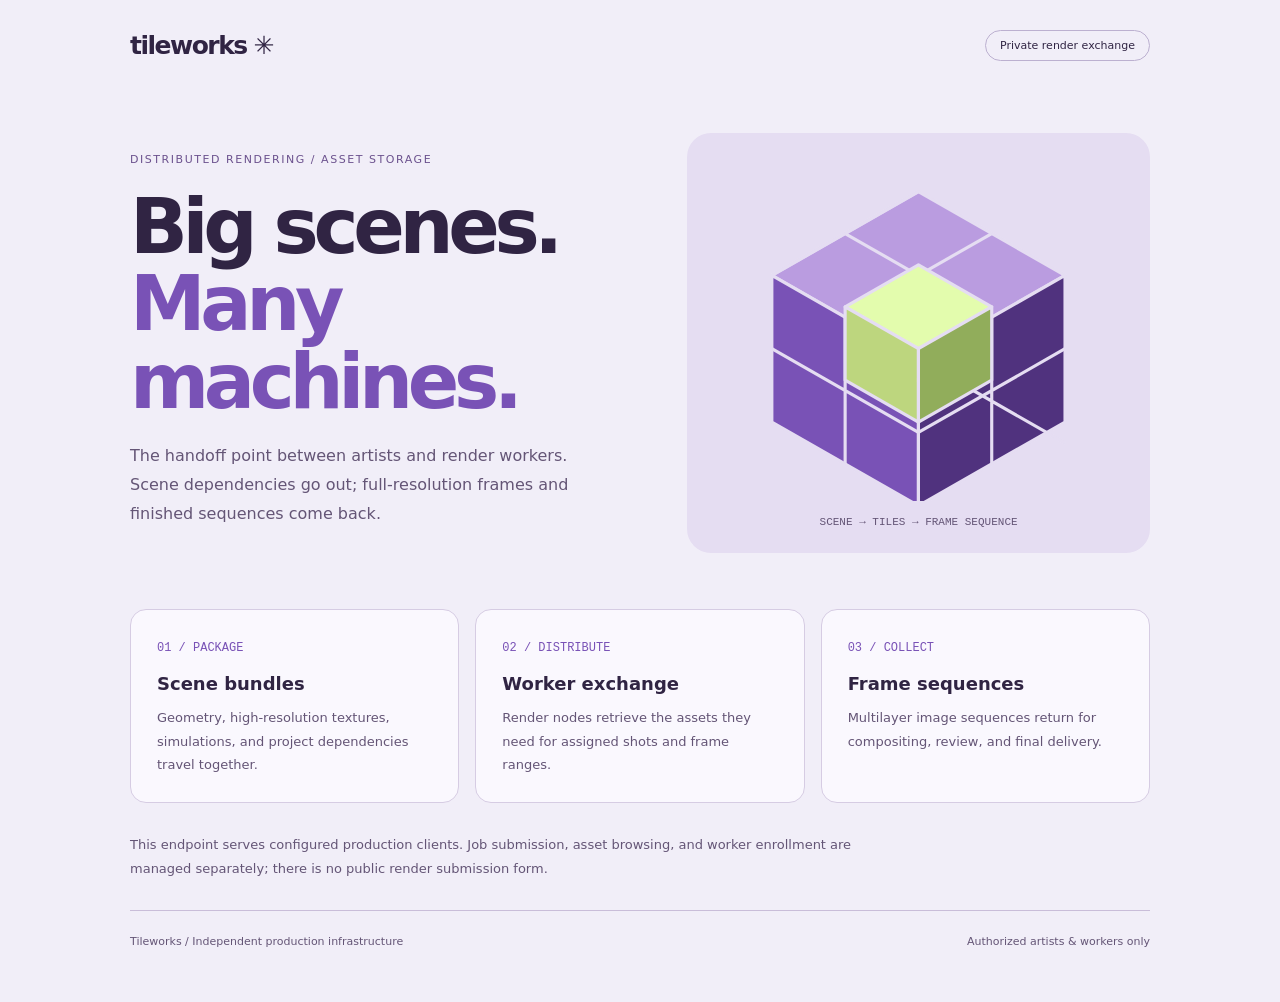
<file: deploy/templates/render-relay.html>
<!doctype html>
<html lang="en">
<head>
  <meta charset="utf-8">
  <meta name="viewport" content="width=device-width, initial-scale=1">
  <meta name="robots" content="noindex, nofollow">
  <meta name="description" content="Private asset exchange for distributed rendering, scene packages, and full-resolution frame sequences.">
  <title>Tileworks — Render Exchange</title>
  <style>

    :root { color-scheme: light; background: #f1eef8; color: #302443; font-family: system-ui, sans-serif; }
    * { box-sizing: border-box; } body { margin: 0; }
    main { max-width: 1140px; margin: auto; padding: 30px clamp(20px, 5vw, 60px); }
    header, footer { display: flex; justify-content: space-between; align-items: center; gap: 20px; }
    .brand { font-size: 25px; font-weight: 800; letter-spacing: -.06em; } .pill { font-size: 11px; border: 1px solid #bcb0d0; border-radius: 30px; padding: 8px 14px; }
    .hero { display: grid; grid-template-columns: 1.1fr 1fr; gap: 48px; align-items: center; padding: 72px 0 56px; }
    .eyebrow { text-transform: uppercase; font-size: 11px; letter-spacing: .14em; color: #6c528e; }
    h1 { font-size: clamp(48px, 6.5vw, 76px); font-weight: 650; letter-spacing: -.07em; line-height: 1.02; margin: 22px 0; } h1 span { color: #7952b6; }
    .intro { font-size: 16px; line-height: 1.8; color: #645576; max-width: 440px; }
    .art { margin: 0; background: #e5ddf2; border-radius: 24px; padding: 22px; } .art svg { width: 100%; height: auto; display: block; }
    figcaption { text-align: center; color: #645576; font: 11px/1.7 ui-monospace, monospace; padding-top: 12px; }
    .workflow { display: grid; grid-template-columns: repeat(3, 1fr); gap: 16px; }
    article { padding: 26px; background: #faf8fe; border: 1px solid #d6cce3; border-radius: 16px; }
    .step { font: 12px ui-monospace, monospace; color: #7952b6; } h2 { font-size: 18px; margin: 18px 0 12px; } article p { font-size: 13px; line-height: 1.8; margin: 0; color: #645576; }
    .notice { font-size: 13px; color: #645576; line-height: 1.8; margin: 30px 0; max-width: 760px; }
    footer { border-top: 1px solid #c9bdd9; color: #645576; font-size: 11px; padding: 24px 0; }
    @media(max-width: 700px) { .hero { grid-template-columns: 1fr; gap: 24px; padding: 40px 0; } .workflow { grid-template-columns: 1fr; } header, footer { flex-wrap: wrap; } }

  </style>
</head>
<body>
  <main>
    <header><div class="brand">tileworks<span aria-hidden="true"> ✳</span></div><span class="pill">Private render exchange</span></header>
    <section class="hero" aria-labelledby="title"><div><p class="eyebrow">Distributed rendering / Asset storage</p><h1 id="title">Big scenes.<br><span>Many machines.</span></h1><p class="intro">The handoff point between artists and render workers. Scene dependencies go out; full-resolution frames and finished sequences come back.</p></div>
      <figure class="art"><svg viewBox="0 0 400 330" role="img" aria-label="Isometric tiles assembled into a three-dimensional render sculpture"><g stroke="#e5ddf2" stroke-width="3" stroke-linejoin="round"><path d="m200 35 140 80-140 80-140-80Z" fill="#ba9ce0"/><path d="m60 115 140 80v140L60 255Z" fill="#7952b6"/><path d="m200 195 140-80v140l-140 80Z" fill="#50327e"/><path d="m130 75 140 80m-70-120L60 115m210-40-140 80m0 0v140m70-100 140 80m-140-10 140-80M60 185l140 80m70-110v140" fill="none"/><path d="m200 105 70 40-70 40-70-40Z" fill="#e3fcad"/><path d="m130 145 70 40v70l-70-40Z" fill="#bdd67e"/><path d="m200 185 70-40v70l-70 40Z" fill="#91ad5b"/></g></svg><figcaption>SCENE → TILES → FRAME SEQUENCE</figcaption></figure>
    </section>
    <section class="workflow" aria-label="Render workflow">
      <article><span class="step">01 / PACKAGE</span><h2>Scene bundles</h2><p>Geometry, high-resolution textures, simulations, and project dependencies travel together.</p></article>
      <article><span class="step">02 / DISTRIBUTE</span><h2>Worker exchange</h2><p>Render nodes retrieve the assets they need for assigned shots and frame ranges.</p></article>
      <article><span class="step">03 / COLLECT</span><h2>Frame sequences</h2><p>Multilayer image sequences return for compositing, review, and final delivery.</p></article>
    </section>
    <p class="notice">This endpoint serves configured production clients. Job submission, asset browsing, and worker enrollment are managed separately; there is no public render submission form.</p>
    <footer><span>Tileworks / Independent production infrastructure</span><span>Authorized artists &amp; workers only</span></footer>
  </main>
</body>
</html>
</file>
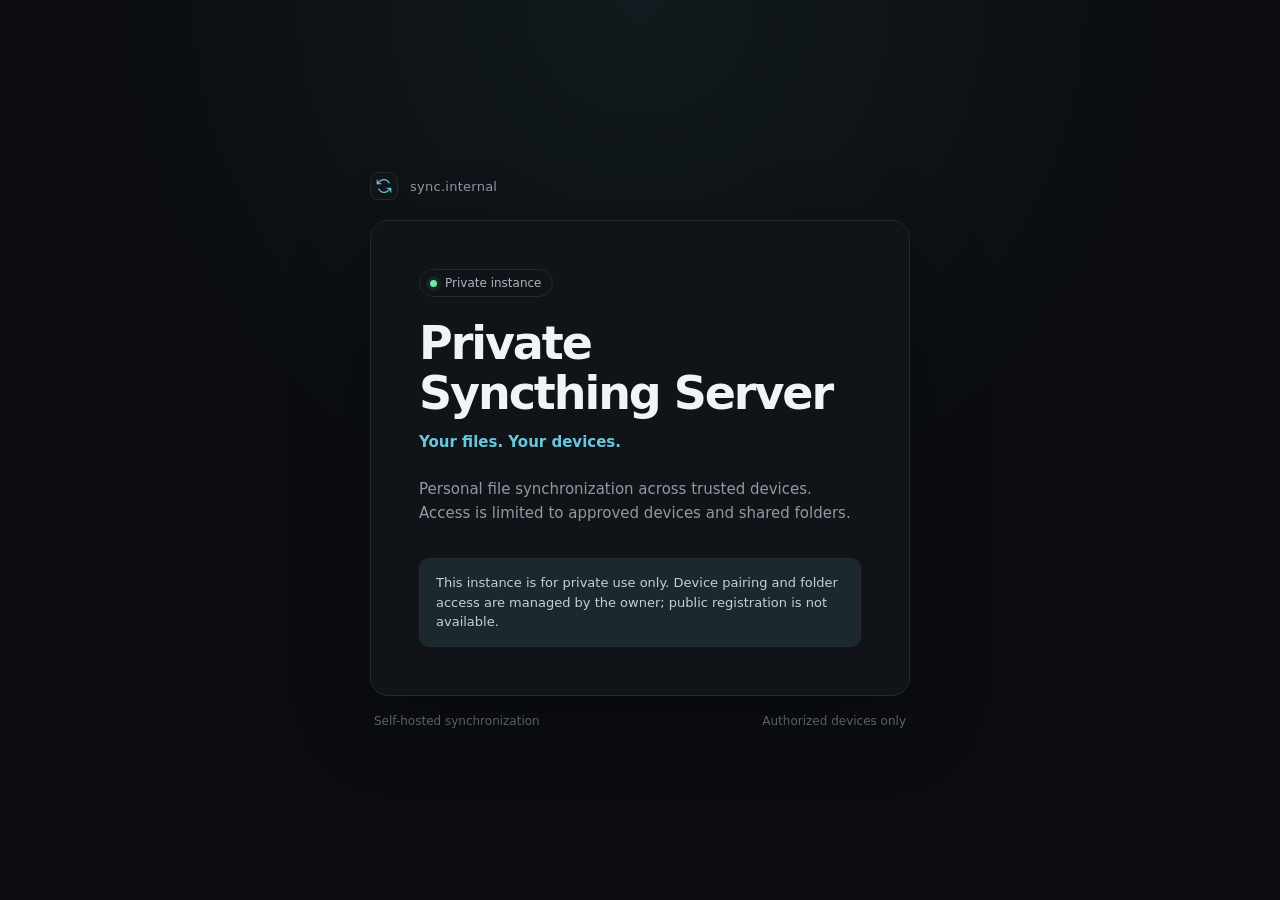
<file: deploy/templates/syncthing.html>
<!doctype html>
<html lang="en">
<head>
  <meta charset="utf-8">
  <meta name="viewport" content="width=device-width, initial-scale=1">
  <meta name="description" content="A private Syncthing instance for personal file synchronization.">
  <meta name="robots" content="noindex, nofollow">
  <title>Private Syncthing Server</title>
  <style>
    :root {
      color-scheme: dark;
      --bg: #0b0d10;
      --panel: #12151a;
      --line: #242931;
      --text: #f1f3f5;
      --muted: #9299a5;
      --accent: #69c7dc;
      --accent-soft: rgba(105, 199, 220, 0.12);
    }

    * { box-sizing: border-box; }

    body {
      margin: 0;
      min-height: 100vh;
      display: grid;
      place-items: center;
      padding: 24px;
      background:
        radial-gradient(circle at 50% 0%, rgba(105, 199, 220, 0.07), transparent 34rem),
        var(--bg);
      color: var(--text);
      font-family: Inter, ui-sans-serif, system-ui, -apple-system, BlinkMacSystemFont, "Segoe UI", sans-serif;
    }

    main {
      width: min(100%, 540px);
    }

    .brand {
      display: flex;
      align-items: center;
      gap: 12px;
      margin-bottom: 20px;
      color: var(--muted);
      font-size: 13px;
      letter-spacing: 0.02em;
    }

    .mark {
      width: 28px;
      height: 28px;
      display: grid;
      place-items: center;
      border: 1px solid var(--line);
      border-radius: 8px;
      background: var(--panel);
      color: var(--accent);
      font-weight: 700;
    }

    .card {
      padding: clamp(28px, 7vw, 48px);
      border: 1px solid var(--line);
      border-radius: 18px;
      background: rgba(18, 21, 26, 0.88);
      box-shadow: 0 24px 80px rgba(0, 0, 0, 0.28);
      backdrop-filter: blur(12px);
    }

    .status {
      display: inline-flex;
      align-items: center;
      gap: 8px;
      margin-bottom: 22px;
      padding: 6px 10px;
      border: 1px solid var(--line);
      border-radius: 999px;
      color: #aeb4bf;
      font-size: 12px;
    }

    .status::before {
      content: "";
      width: 7px;
      height: 7px;
      border-radius: 50%;
      background: #6ee7a8;
      box-shadow: 0 0 0 4px rgba(110, 231, 168, 0.08);
    }

    h1 {
      margin: 0;
      font-size: clamp(32px, 8vw, 46px);
      line-height: 1.08;
      letter-spacing: -0.045em;
    }

    .subtitle {
      margin: 14px 0 0;
      color: var(--accent);
      font-size: 15px;
      font-weight: 600;
    }

    .description {
      margin: 26px 0 0;
      color: var(--muted);
      font-size: 15px;
      line-height: 1.65;
    }

    .notice {
      margin-top: 32px;
      padding: 14px 16px;
      border: 1px solid var(--line);
      border-radius: 10px;
      background: var(--accent-soft);
      color: #c8ced8;
      font-size: 13px;
      line-height: 1.5;
    }

    footer {
      display: flex;
      justify-content: space-between;
      gap: 16px;
      padding: 18px 4px 0;
      color: #666d78;
      font-size: 12px;
    }

    @media (max-width: 480px) {
      body { padding: 18px; }
      footer { flex-direction: column; gap: 5px; }
    }
  </style>
</head>
<body>
  <main>
    <div class="brand">
      <span class="mark" aria-hidden="true">
        <svg width="18" height="18" viewBox="0 0 24 24" fill="none" stroke="currentColor" stroke-width="1.6" stroke-linecap="round" stroke-linejoin="round">
          <path d="M19 8a8 8 0 0 0-13-2L3 9m0-5v5h5M5 16a8 8 0 0 0 13 2l3-3m0 5v-5h-5"/>
        </svg>
      </span>
      <span>sync.internal</span>
    </div>

    <section class="card" aria-labelledby="page-title">
      <div class="status">Private instance</div>
      <h1 id="page-title">Private<br>Syncthing Server</h1>
      <p class="subtitle">Your files. Your devices.</p>
      <p class="description">
        Personal file synchronization across trusted devices.
        Access is limited to approved devices and shared folders.
      </p>
      <div class="notice">
        This instance is for private use only. Device pairing and folder access
        are managed by the owner; public registration is not available.
      </div>
    </section>

    <footer>
      <span>Self-hosted synchronization</span>
      <span>Authorized devices only</span>
    </footer>
  </main>
</body>
</html>
</file>
